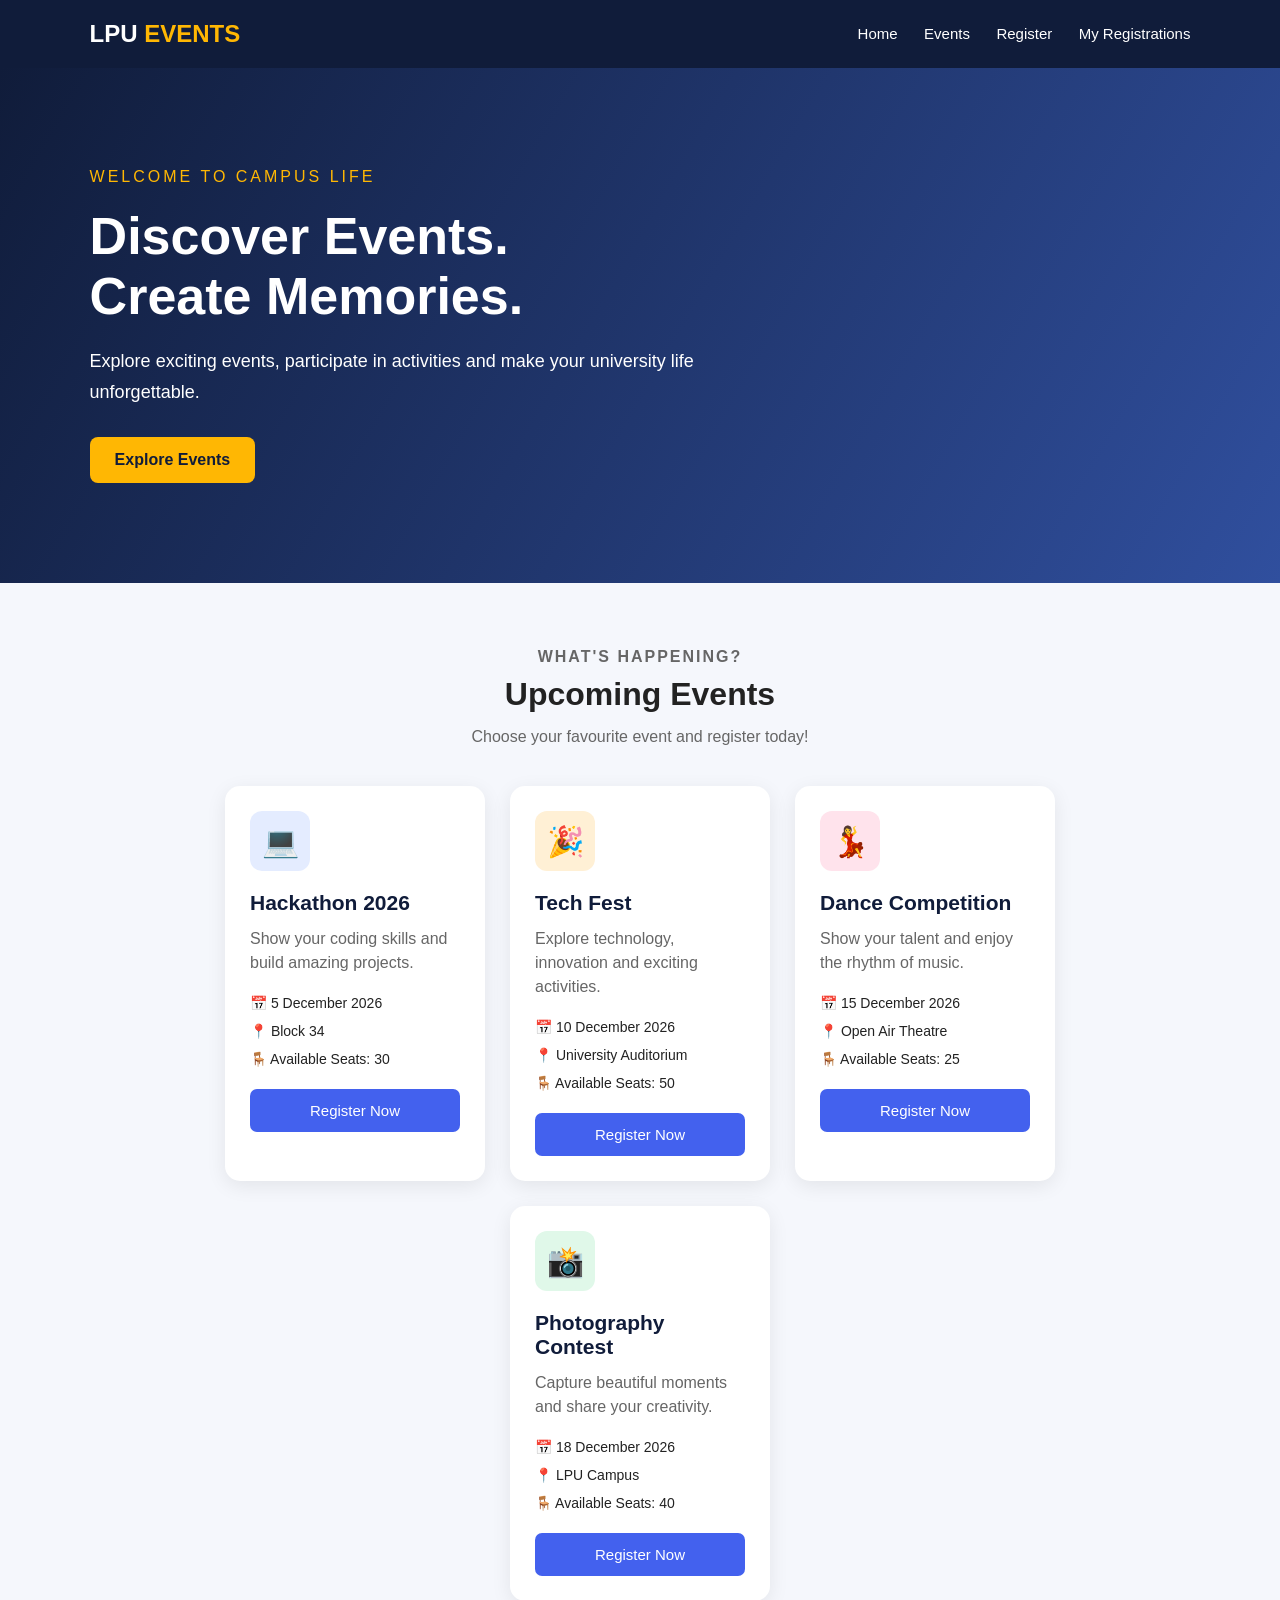
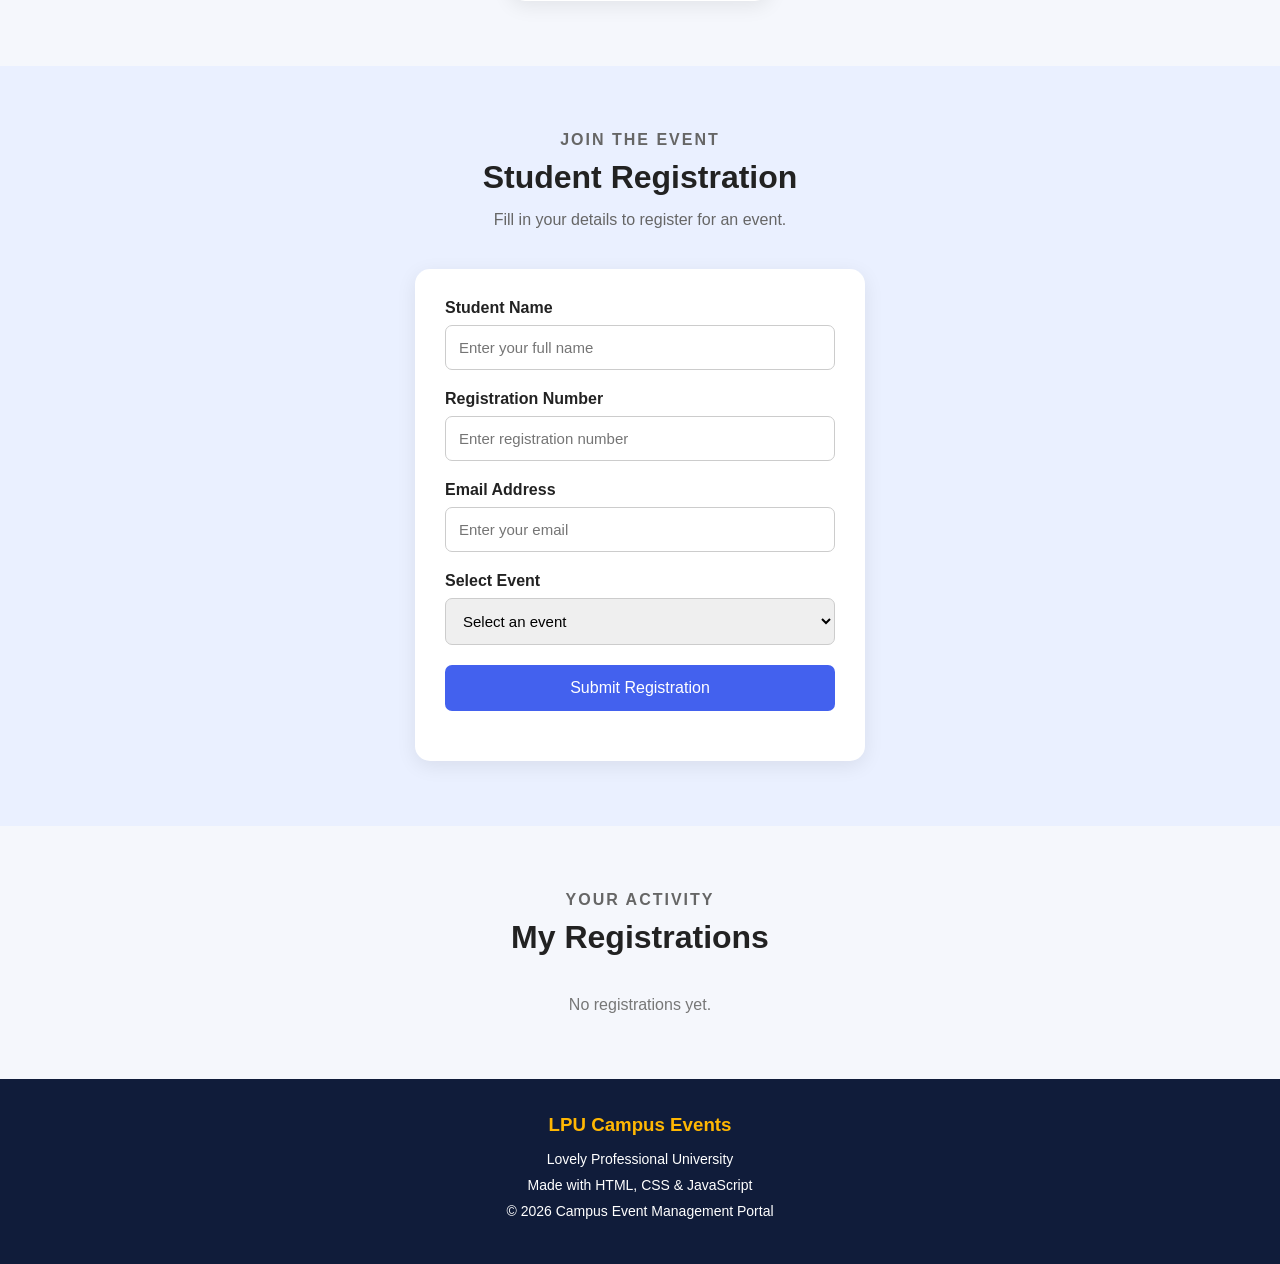
<file: index.html>
<!DOCTYPE html>
<html lang="en">
<head>
    <meta charset="UTF-8">
    <meta name="viewport" content="width=device-width, initial-scale=1.0">

    <title>LPU Campus Events</title>

    <link rel="stylesheet" href="style.css">
</head>

<body>

    <!-- Navigation Bar -->
    <header>
        <div class="logo">LPU <span>EVENTS</span></div>

        <nav>
            <a href="#home">Home</a>
            <a href="#events">Events</a>
            <a href="#registration">Register</a>
            <a href="#myregistrations">My Registrations</a>
        </nav>
    </header>


    <!-- Home Section -->
    <section id="home">

        <div class="hero-content">
            <p class="tagline">WELCOME TO CAMPUS LIFE</p>

            <h1>Discover Events.<br>
                Create Memories.</h1>

            <p class="hero-text">
                Explore exciting events, participate in activities
                and make your university life unforgettable.
            </p>

            <a href="#events" class="hero-button">
                Explore Events
            </a>
        </div>

    </section>


    <!-- Events Section -->
    <section id="events">

        <div class="section-heading">
            <p class="small-heading">WHAT'S HAPPENING?</p>
            <h2>Upcoming Events</h2>
            <p>Choose your favourite event and register today!</p>
        </div>

        <div class="event-container">

            <!-- Event 1 -->
            <div class="event-card">
                <div class="event-icon blue">💻</div>

                <h3>Hackathon 2026</h3>

                <p>Show your coding skills and build amazing projects.</p>

                <div class="event-info">
                    <p>📅 5 December 2026</p>
                    <p>📍 Block 34</p>
                    <p>🪑 Available Seats: <span id="seats0">30</span></p>
                </div>

                <button onclick="selectEvent(0)">Register Now</button>
            </div>


            <!-- Event 2 -->
            <div class="event-card">
                <div class="event-icon orange">🎉</div>

                <h3>Tech Fest</h3>

                <p>Explore technology, innovation and exciting activities.</p>

                <div class="event-info">
                    <p>📅 10 December 2026</p>
                    <p>📍 University Auditorium</p>
                    <p>🪑 Available Seats: <span id="seats1">50</span></p>
                </div>

                <button onclick="selectEvent(1)">Register Now</button>
            </div>


            <!-- Event 3 -->
            <div class="event-card">
                <div class="event-icon pink">💃</div>

                <h3>Dance Competition</h3>

                <p>Show your talent and enjoy the rhythm of music.</p>

                <div class="event-info">
                    <p>📅 15 December 2026</p>
                    <p>📍 Open Air Theatre</p>
                    <p>🪑 Available Seats: <span id="seats2">25</span></p>
                </div>

                <button onclick="selectEvent(2)">Register Now</button>
            </div>


            <!-- Event 4 -->
            <div class="event-card">
                <div class="event-icon green">📸</div>

                <h3>Photography Contest</h3>

                <p>Capture beautiful moments and share your creativity.</p>

                <div class="event-info">
                    <p>📅 18 December 2026</p>
                    <p>📍 LPU Campus</p>
                    <p>🪑 Available Seats: <span id="seats3">40</span></p>
                </div>

                <button onclick="selectEvent(3)">Register Now</button>
            </div>

        </div>
    </section>


    <!-- Registration Section -->
    <section id="registration">

        <div class="section-heading">
            <p class="small-heading">JOIN THE EVENT</p>
            <h2>Student Registration</h2>
            <p>Fill in your details to register for an event.</p>
        </div>

        <form id="registrationForm">

            <label>Student Name</label>
            <input type="text" id="name" placeholder="Enter your full name">

            <label>Registration Number</label>
            <input type="text" id="regno" placeholder="Enter registration number">

            <label>Email Address</label>
            <input type="email" id="email" placeholder="Enter your email">

            <label>Select Event</label>

            <select id="event">
                <option value="">Select an event</option>
                <option value="0">Hackathon 2026</option>
                <option value="1">Tech Fest</option>
                <option value="2">Dance Competition</option>
                <option value="3">Photography Contest</option>
            </select>

            <button type="button" onclick="registerStudent()">
                Submit Registration
            </button>

            <p id="message"></p>

        </form>
    </section>


    <!-- My Registrations -->
    <section id="myregistrations">

        <div class="section-heading">
            <p class="small-heading">YOUR ACTIVITY</p>
            <h2>My Registrations</h2>
        </div>

        <div id="registrationList">
            <p class="empty-message">No registrations yet.</p>
        </div>

    </section>


    <!-- Footer -->
    <footer>

        <h3>LPU Campus Events</h3>

        <p>Lovely Professional University</p>

        <p>Made with HTML, CSS & JavaScript</p>

        <p>© 2026 Campus Event Management Portal</p>

    </footer>


    <script src="script.js"></script>

</body>
</html>
</file>
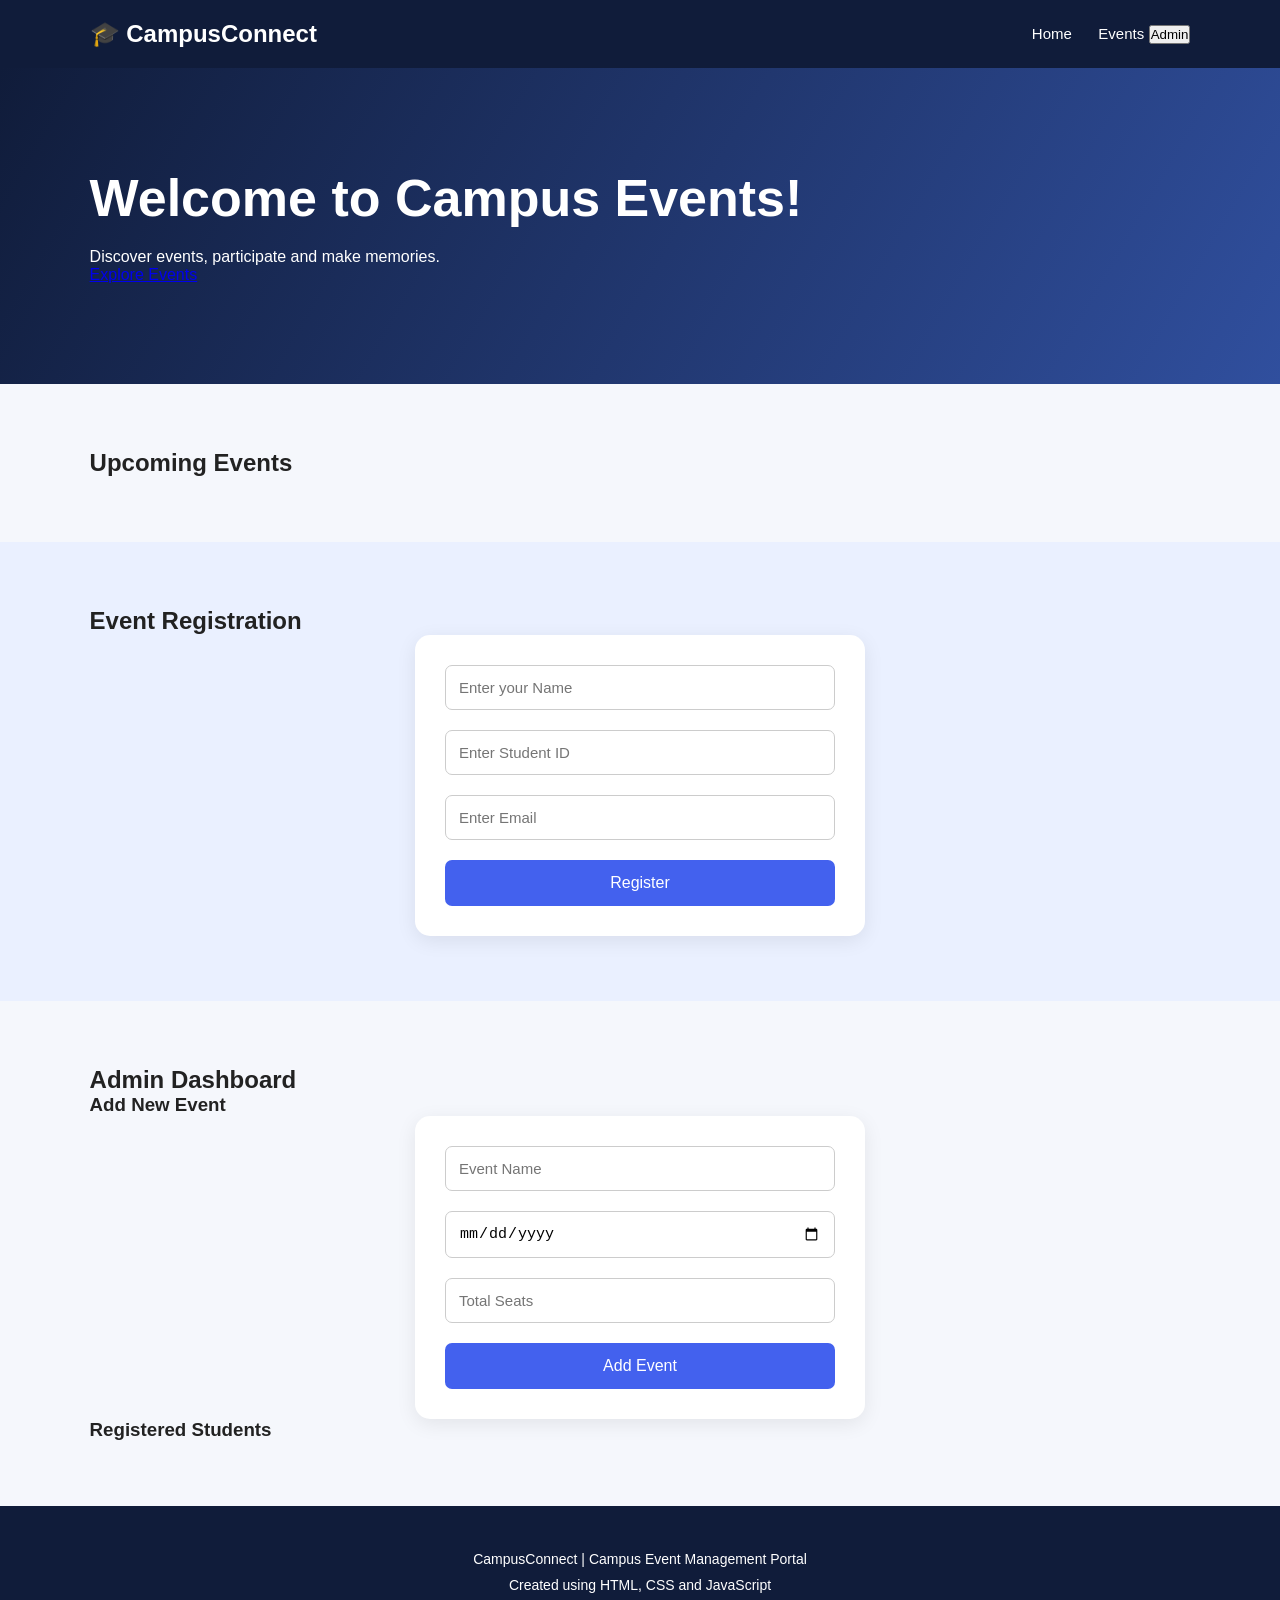
<file: event.html>
<!DOCTYPE html>
<html lang="en">
<head>
    <meta charset="UTF-8">
    <meta name="viewport" content="width=device-width, initial-scale=1.0">
    <title>Campus Event Management</title>
    <link rel="stylesheet" href="style.css">
</head>

<body>

    <header>
        <h2>🎓 CampusConnect</h2>

        <nav>
            <a href="#home">Home</a>
            <a href="#events">Events</a>
            <button onclick="showAdmin()">Admin</button>
        </nav>
    </header>

    <!-- Home Section -->
    <section class="hero" id="home">
        <h1>Welcome to Campus Events!</h1>
        <p>Discover events, participate and make memories.</p>
        <a href="#events" class="btn">Explore Events</a>
    </section>

    <!-- Events Section -->
    <section id="events">
        <h2>Upcoming Events</h2>

        <div class="event-container" id="eventContainer">
        </div>
    </section>

    <!-- Registration Section -->
    <section id="registration" class="hidden">
        <h2>Event Registration</h2>

        <form id="registrationForm">

            <input type="text" id="studentName"
                   placeholder="Enter your Name" required>

            <input type="text" id="studentId"
                   placeholder="Enter Student ID" required>

            <input type="email" id="studentEmail"
                   placeholder="Enter Email" required>

            <input type="hidden" id="eventName">

            <button type="submit">Register</button>

        </form>
    </section>

    <!-- Admin Section -->
    <section id="admin" class="hidden">

        <h2>Admin Dashboard</h2>

        <h3>Add New Event</h3>

        <form id="eventForm">

            <input type="text" id="newEvent"
                   placeholder="Event Name" required>

            <input type="date" id="eventDate" required>

            <input type="number" id="eventSeats"
                   placeholder="Total Seats" min="1" required>

            <button type="submit">Add Event</button>

        </form>

        <h3>Registered Students</h3>

        <div id="studentList"></div>

    </section>

    <footer>
        <p>CampusConnect | Campus Event Management Portal</p>
        <p>Created using HTML, CSS and JavaScript</p>
    </footer>

    <script src="script.js"></script>

</body>
</html>
</file>
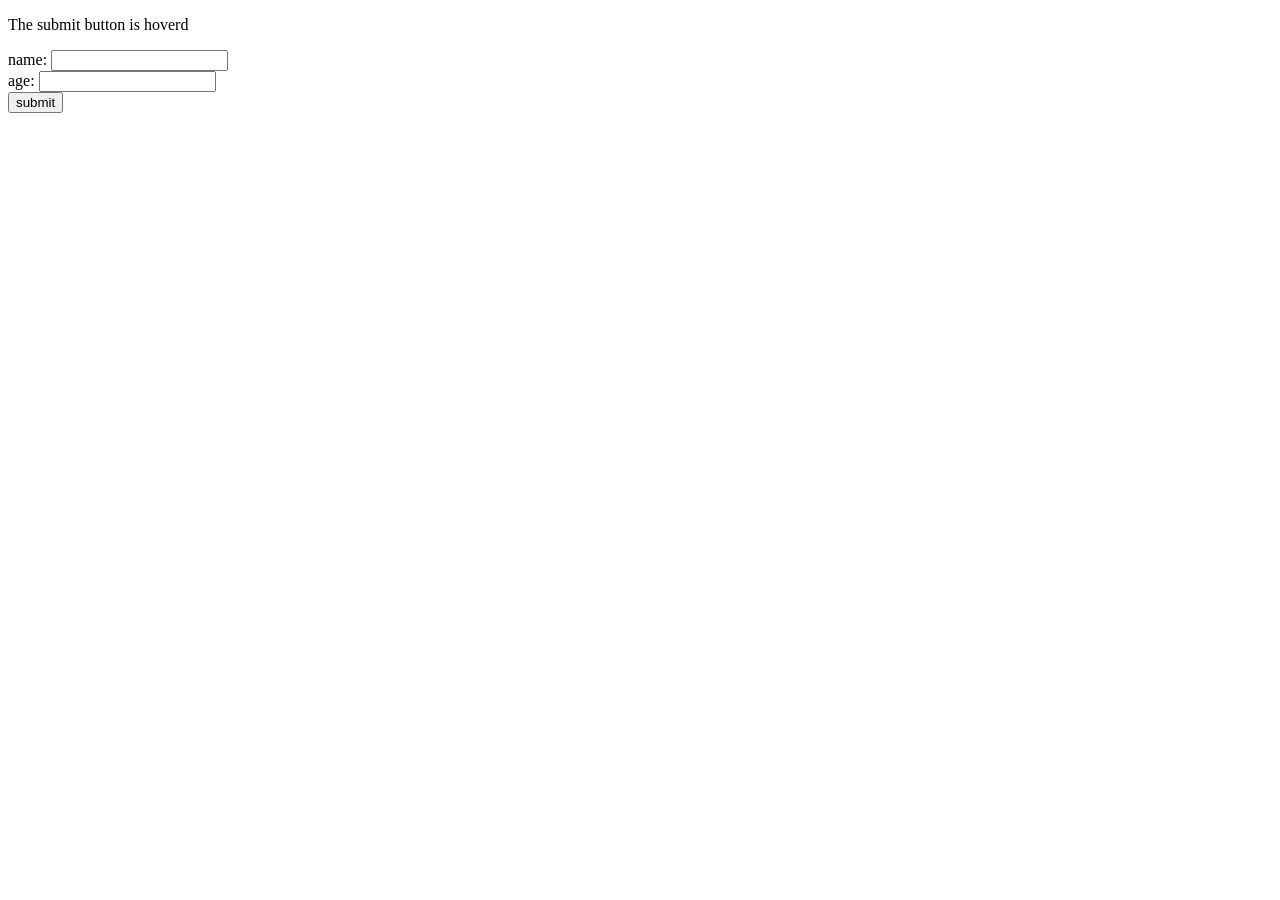
<file: form.html>
<!DOCTYPE html>
<html lang="en">
<head>
    <meta charset="UTF-8">
    <meta name="viewport" content="width=device-width, initial-scale=1.0">
    <title>Document</title>
</head>
<body>
    <p id = "demo"> The submit button is hoverd</p>
    <form>
        name: <input type="text" name="name" id="name"><br>
        age: <input type="text" name="age" id="age"><br>
        <input type="submit" value="submit" id="submit-btn" onmouseover="submitfunction()">
    </form>
    <script>
        let count = 0;
        function submitfunction() {
           count = count + 1;
            document.getElementById("demo").innerHTML = "The submit button has been hovered " + count + " times.";
            document.getElementById("submit-btn").style.backgroundColor = "red";
    
        }
    </script>
</body>
</html>
</file>
<file: style.css>
/* BASIC SETTINGS */

* {
    margin: 0;
    padding: 0;
    box-sizing: border-box;
}

body {
    font-family: Arial, sans-serif;
    background-color: #f5f7fc;
    color: #222;
}


/* NAVBAR */

header {
    background-color: #101c3a;
    color: white;
    padding: 20px 7%;

    display: flex;
    justify-content: space-between;
    align-items: center;
}

.logo {
    font-size: 24px;
    font-weight: bold;
}

.logo span {
    color: #ffb703;
}

nav a {
    color: white;
    text-decoration: none;
    margin-left: 22px;
    font-size: 15px;
}

nav a:hover {
    color: #ffb703;
}


/* HOME SECTION */

#home {
    background: linear-gradient(120deg, #101c3a, #304f9e);
    color: white;
    padding: 100px 7%;
}

.hero-content {
    max-width: 650px;
}

.tagline {
    color: #ffb703;
    letter-spacing: 3px;
    margin-bottom: 20px;
}

#home h1 {
    font-size: 52px;
    margin-bottom: 20px;
}

.hero-text {
    font-size: 18px;
    line-height: 1.7;
    margin-bottom: 30px;
}

.hero-button {
    display: inline-block;
    background-color: #ffb703;
    color: #101c3a;
    text-decoration: none;
    padding: 14px 25px;
    border-radius: 8px;
    font-weight: bold;
}

.hero-button:hover {
    background-color: white;
}


/* SECTION HEADING */

section {
    padding: 65px 7%;
}

.section-heading {
    text-align: center;
    margin-bottom: 40px;
}

.small-heading {
    color: #4361ee;
    font-weight: bold;
    letter-spacing: 2px;
    margin-bottom: 10px;
}

.section-heading h2 {
    font-size: 32px;
    margin-bottom: 15px;
}

.section-heading p {
    color: #666;
}


/* EVENT CARDS */

.event-container {
    display: flex;
    justify-content: center;
    flex-wrap: wrap;
    gap: 25px;
}

.event-card {
    background-color: white;
    width: 260px;
    padding: 25px;
    border-radius: 15px;
    box-shadow: 0 5px 20px rgba(0, 0, 0, 0.08);

    transition: 0.3s;
}

.event-card:hover {
    transform: translateY(-8px);
    box-shadow: 0 10px 25px rgba(0, 0, 0, 0.15);
}

.event-icon {
    width: 60px;
    height: 60px;
    border-radius: 12px;

    display: flex;
    justify-content: center;
    align-items: center;

    font-size: 30px;
    margin-bottom: 20px;
}

.blue {
    background-color: #e4ecff;
}

.orange {
    background-color: #fff0d5;
}

.pink {
    background-color: #ffe3ec;
}

.green {
    background-color: #e0f8e9;
}

.event-card h3 {
    color: #101c3a;
    font-size: 21px;
    margin-bottom: 12px;
}

.event-card > p {
    color: #666;
    line-height: 1.5;
    margin-bottom: 15px;
}

.event-info {
    margin-top: 20px;
}

.event-info p {
    margin-bottom: 12px;
    font-size: 14px;
}

.event-card button {
    background-color: #4361ee;
    color: white;
    border: none;
    width: 100%;
    padding: 13px;
    border-radius: 7px;
    margin-top: 10px;
    cursor: pointer;
    font-size: 15px;
}

.event-card button:hover {
    background-color: #101c3a;
}


/* REGISTRATION FORM */

#registration {
    background-color: #eaf0ff;
}

form {
    background-color: white;
    max-width: 450px;
    margin: auto;
    padding: 30px;
    border-radius: 15px;
    box-shadow: 0 5px 20px rgba(0, 0, 0, 0.08);
}

label {
    display: block;
    margin-bottom: 8px;
    font-weight: bold;
}

input,
select {
    width: 100%;
    padding: 13px;
    border: 1px solid #ccc;
    border-radius: 7px;
    margin-bottom: 20px;
    font-size: 15px;
}

input:focus,
select:focus {
    outline: none;
    border-color: #4361ee;
}

form button {
    width: 100%;
    padding: 14px;
    background-color: #4361ee;
    color: white;
    border: none;
    border-radius: 7px;
    cursor: pointer;
    font-size: 16px;
}

form button:hover {
    background-color: #101c3a;
}

#message {
    text-align: center;
    margin-top: 20px;
    font-weight: bold;
}


/* REGISTRATION LIST */

#registrationList {
    max-width: 700px;
    margin: auto;
}

.registration-card {
    background-color: white;
    padding: 20px;
    margin-bottom: 15px;
    border-radius: 10px;
    box-shadow: 0 3px 12px rgba(0, 0, 0, 0.07);
}

.registration-card h3 {
    color: #4361ee;
    margin-bottom: 10px;
}

.registration-card p {
    margin: 7px 0;
}

.empty-message {
    text-align: center;
    color: #777;
}


/* FOOTER */

footer {
    background-color: #101c3a;
    color: white;
    text-align: center;
    padding: 35px 20px;
}

footer h3 {
    color: #ffb703;
    margin-bottom: 15px;
}

footer p {
    margin: 10px;
    font-size: 14px;
}


/* MOBILE RESPONSIVE */

@media (max-width: 768px) {

    header {
        flex-direction: column;
        gap: 20px;
    }

    nav {
        text-align: center;
    }

    nav a {
        display: inline-block;
        margin: 8px;
    }

    #home {
        padding: 70px 25px;
    }

    #home h1 {
        font-size: 36px;
    }

    .event-card {
        width: 100%;
        max-width: 350px;
    }

    form {
        width: 100%;
    }

}
</file>
